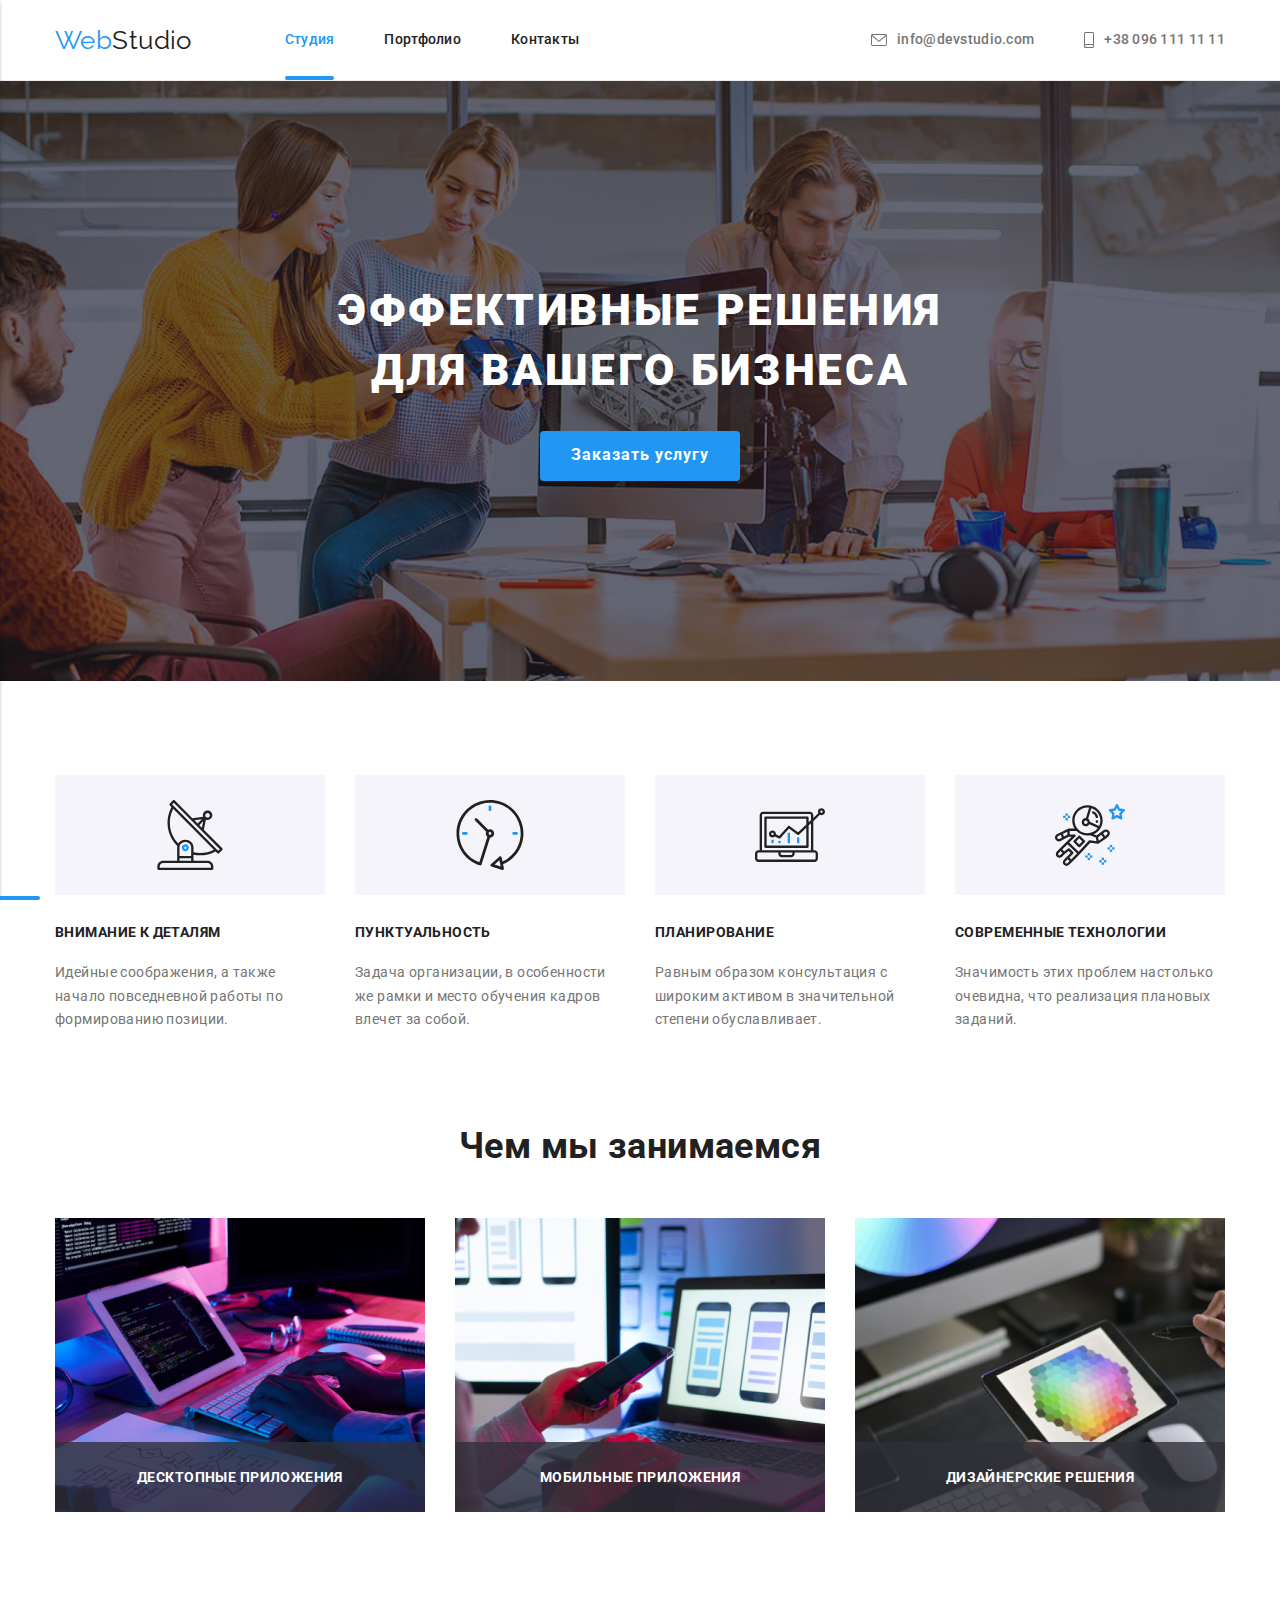
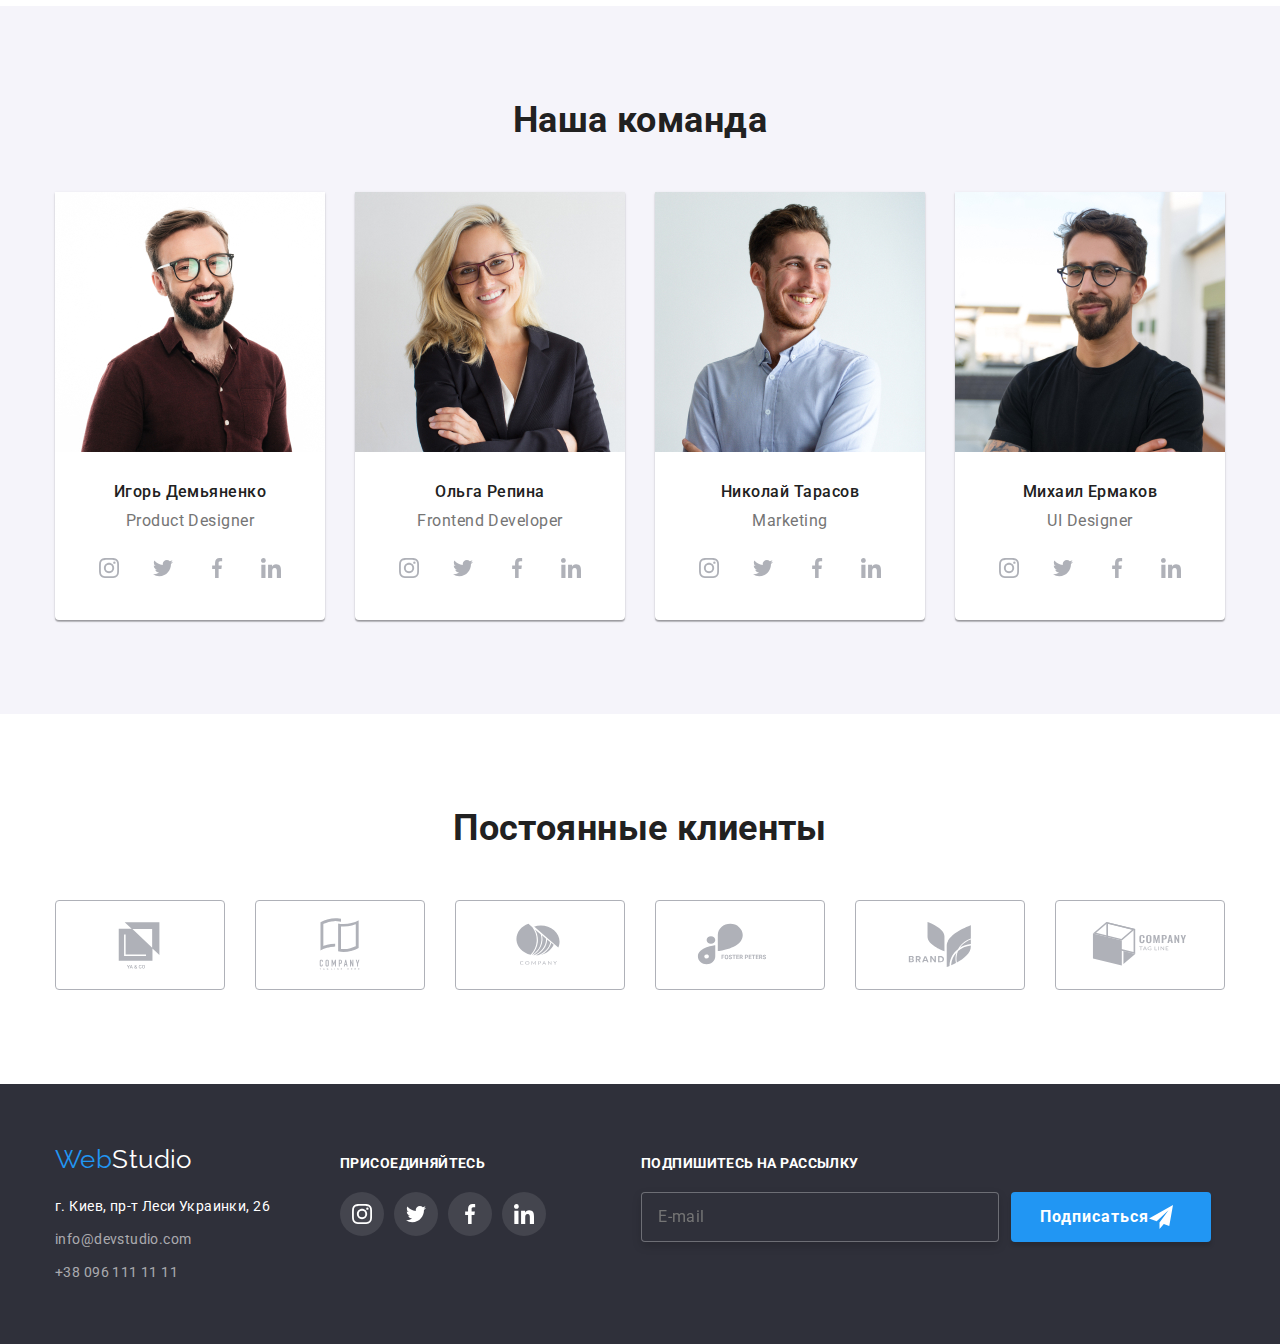
<file: index.html>
<!DOCTYPE html>
<html lang="ru">

<head>
    <meta charset="UTF-8">
    <meta http-equiv="X-UA-Compatible" content="IE=edge">
    <meta name="viewport" content="width=device-width, initial-scale=1.0">
    <title>WebStudio</title>
    <link rel="preconnect" href="https://fonts.googleapis.com">
    <link rel="preconnect" href="https://fonts.gstatic.com" crossorigin>
    <link
        href="https://fonts.googleapis.com/css2?family=Raleway:wght@700&family=Roboto:wght@400;500;700;900&display=swap"
        rel="stylesheet">
    <link rel="stylesheet" href="css/main.min.css">
</head>

<body>
    <header class="page__header">
        <div class="container main__header">
            <nav class="main__nav">
                <a class="logo" href="./index.html">
                    <span class="logo__color">Web</span>Studio
                </a>
                <button class="mobile__menu-btn" type="button" data-menu-button>
                    <svg class="mobile__icon-btn" width="40" height="40" aria-label="Переключатель мобильного меню">
                        <use class="mobile__icon-open" href="./images/icons.svg#icon-open-burger"></use>
                        <use class="mobile__icon-close" href="./images/icons.svg#icon-close-burger"></use>
                    </svg>
                </button>
                <ul class="list nav__list">
                    <li class="nav__item"><a class="link nav__link currentpage" href="./index.html">Студия</a></li>
                    <li class="nav__item"><a class="link nav__link" href="./portfolio.html">Портфолио</a></li>
                    <li class="nav__item"><a class="link nav__link" href="">Контакты</a></li>
                </ul>
            </nav>
            <ul class="list nav__info">
                <li class="nav__item">
                    <a class="link nav__contact" href="mailto:info@devstudio.com">
                        <svg class="nav__icon" width="16px" height="12px">
                            <use href="./images/icons.svg#icon-envelope"></use>
                        </svg>
                        info@devstudio.com
                    </a>
                </li>
                <li class="nav__item">
                    <a class="link nav__contact" href="tel:+380961111111">
                        <svg class="nav__icon" width="10px" height="16px">
                            <use href="./images/icons.svg#icon-smartphone"></use>
                        </svg>
                        +38 096 111 11 11
                    </a>
                </li>
            </ul>
        </div>
    </header>

    <main>

        <!-- HERO -->
        <section class="hero">
            <div class="container">
                <h1 class="hero__title">Эффективные решения для вашего бизнеса</h1>
                <button class="hero__button" type="button" data-modal-open>Заказать услугу</button>
            </div>
        </section>

        <!-- Особенности -->
        <section class="section">
            <div class="container">
                <h2 class="hide__title">Особенности</h2>

                <ul class="list features__list">
                    <li class="features__item features__icon-antenna">
                        <h3 class="features__title">Внимание к деталям</h3>
                        <p class="features__label">Идейные соображения, а также начало повседневной работы по формированию
                            позиции.</p>
                    </li>
                    <li class="features__item features__icon-clock">
                        <h3 class="features__title">Пунктуальность</h3>
                        <p class="features__label">Задача организации, в особенности же рамки и место обучения кадров
                            влечет за собой.</p>
                    </li>
                    <li class="features__item features__icon-diagram">
                        <h3 class="features__title">Планирование</h3>
                        <p class="features__label">Равным образом консультация с широким активом в значительной степени
                            обуславливает.</p>
                    </li>
                    <li class="features__item features__icon-astronaut">
                        <h3 class="features__title">Современные технологии</h3>
                        <p class="features__label">Значимость этих проблем настолько очевидна, что реализация плановых
                            заданий.</p>
                    </li>
                </ul>
            </div>
        </section>

        <!-- Чем мы занимаемся -->
        <section class="section description__section">
            <div class="container">
                <h2 class="section__title title--description">Чем мы занимаемся</h2>
                <ul class="list description__list">
                    <li class="description__item">
                        <picture>
                            <source
                                srcset="./images/desktop/description/coding-desktop.jpg 1x, ./images/desktop//description/coding2x-desktop.jpg 2x"
                                media="(min-width: 1200px)">
                            <img src="./images/desktop/description/coding-desktop.jpg" alt="Кодировка">
                        </picture>
                        <div class="description__block">
                            <p class="description__label">Десктопные приложения</p>
                        </div>
                    </li>
                    <li class="description__item">
                        <picture>
                            <source
                                srcset="./images/desktop/description/phone-desktop.jpg 1x, ./images/desktop//description/phone2x-desktop.jpg 2x"
                                media="(min-width: 1200px)">
                            <img src="./images/desktop/description/phone-desktop.jpg" alt="Телефон">
                        </picture>
                        <div class="description__block">
                            <p class="description__label">Мобильные приложения</p>
                        </div>
                    </li>
                    <li class="description__item">
                        <picture>
                            <source
                                srcset="./images/desktop/description/tablet-desktop.jpg 1x, ./images/desktop//description/tablet2x-desktop.jpg 2x"
                                media="(min-width: 1200px)">
                            <img src="./images/desktop/description/tablet-desktop.jpg" alt="Планшет">
                        </picture>
                        <div class="description__block">
                            <p class="description__label">Дизайнерские решения</p>
                        </div>
                    </li>
                </ul>
            </div>
        </section>

        <!-- Наша команда -->
        <section class="section ourteam">
            <div class="container">
                <h2 class="section__title">Наша команда</h2>
                <ul class="list team__list">
                    <li class="team__item">
                        <picture>
                            <source
                                srcset="./images/desktop/team/Product-Designer-desktop.jpg 1x, ./images/desktop/team/Product-Designer2x-desktop.jpg 2x"
                                media="(min-width: 1200px)">
                            <source
                                srcset="./images/tablet/team/Product-Designer-tablet.jpg 1x, ./images/tablet/team/Product-Designer2x-tablet.jpg 2x"
                                media="(min-width: 768px)">
                            <source
                                srcset="./images/mobile/team/Product-Designer-mobile.jpg 1x, ./images/mobile/team/Product-Designer2x-mobile.jpg 2x"
                                media="(max-width: 767px)">
                            <img src="./images/desktop/team/Product-Designer-desktop.jpg" alt="Игорь Демьяненко">
                        </picture>
                        <div class="team__layout">
                            <h3 class="team__name">Игорь Демьяненко</h3>
                            <p class="team__description">Product Designer</p>
                            <ul class="list society">
                                <li class="society__list">
                                    <a class="society__link" target="_blank" rel="noopener noreferrer" href="#">
                                        <svg width="20px" height="20px">
                                            <use href="./images/icons.svg#icon-instagram"></use>
                                        </svg>
                                    </a>
                                </li>
                                <li class="society__list">
                                    <a class="society__link" target="_blank" rel="noopener noreferrer" href="#">
                                        <svg width="20px" height="20px">
                                            <use href="./images/icons.svg#icon-twitter"></use>
                                        </svg>
                                    </a>
                                </li>
                                <li class="society__list">
                                    <a class="society__link" target="_blank" rel="noopener noreferrer" href="#">
                                        <svg width="20px" height="20px">
                                            <use href="./images/icons.svg#icon-facebook"></use>
                                        </svg>
                                    </a>
                                </li>
                                <li class="society__list">
                                    <a class="society__link" target="_blank" rel="noopener noreferrer" href="#">
                                        <svg width="20px" height="20px">
                                            <use href="./images/icons.svg#icon-linkedin"></use>
                                        </svg>
                                    </a>
                                </li>
                            </ul>
                        </div>
                    </li>
                    <li class="team__item">
                        <picture>
                            <source
                                srcset="./images/desktop/team/Frontend-Developer-desktop.jpg 1x, ./images/desktop/team/Frontend-Developer2x-desktop.jpg 2x"
                                media="(min-width: 1200px)">
                            <source
                                srcset="./images/tablet/team/Frontend-Developer-tablet.jpg 1x, ./images/tablet/team/Frontend-Developer2x-tablet.jpg 2x"
                                media="(min-width: 768px)">
                            <source
                                srcset="./images/mobile/team/Frontend-Developer-mobile.jpg 1x, ./images/mobile/team/Frontend-Developer2x-mobile.jpg 2x"
                                media="(max-width: 767px)">
                            <img src="./images/desktop/team/Frontend-Developer-desktop.jpg" alt="Ольга Репина">
                        </picture>
                        <div class="team__layout">
                            <h3 class="team__name">Ольга Репина</h3>
                            <p class="team__description">Frontend Developer</p>
                            <ul class="list society">
                                <li class="society__list">
                                    <a class="society__link" target="_blank" rel="noopener noreferrer" href="#">
                                        <svg width="20px" height="20px">
                                            <use href="./images/icons.svg#icon-instagram"></use>
                                        </svg>
                                    </a>
                                </li>
                                <li class="society__list">
                                    <a class="society__link" target="_blank" rel="noopener noreferrer" href="#">
                                        <svg width="20px" height="20px">
                                            <use href="./images/icons.svg#icon-twitter"></use>
                                        </svg>
                                    </a>
                                </li>
                                <li class="society__list">
                                    <a class="society__link" target="_blank" rel="noopener noreferrer" href="#">
                                        <svg width="20px" height="20px">
                                            <use href="./images/icons.svg#icon-facebook"></use>
                                        </svg>
                                    </a>
                                </li>
                                <li class="society__list">
                                    <a class="society__link" target="_blank" rel="noopener noreferrer" href="#">
                                        <svg width="20px" height="20px">
                                            <use href="./images/icons.svg#icon-linkedin"></use>
                                        </svg>
                                    </a>
                                </li>
                            </ul>
                        </div>
                    </li>
                    <li class="team__item">
                        <picture>
                            <source
                                srcset="./images/desktop/team/Marketing-desktop.jpg 1x, ./images/desktop/team/Marketing2x-desktop.jpg 2x"
                                media="(min-width: 1200px)">
                            <source
                                srcset="./images/tablet/team/Marketing-tablet.jpg 1x, ./images/tablet/team/Marketing2x-tablet.jpg 2x"
                                media="(min-width: 768px)">
                            <source
                                srcset="./images/mobile/team/Marketing-mobile.jpg 1x, ./images/mobile/team/Marketing2x-mobile.jpg 2x"
                                media="(max-width: 767px)">
                            <img src="./images/desktop/team/Marketing-mobile-desktop.jpg" alt="Николай Тарасов">
                        </picture>
                        <div class="team__layout">
                            <h3 class="team__name">Николай Тарасов</h3>
                            <p class="team__description">Marketing</p>
                            <ul class="list society">
                                <li class="society__list">
                                    <a class="society__link" target="_blank" rel="noopener noreferrer" href="#">
                                        <svg width="20px" height="20px">
                                            <use href="./images/icons.svg#icon-instagram"></use>
                                        </svg>
                                    </a>
                                </li>
                                <li class="society__list">
                                    <a class="society__link" target="_blank" rel="noopener noreferrer" href="#">
                                        <svg width="20px" height="20px">
                                            <use href="./images/icons.svg#icon-twitter"></use>
                                        </svg>
                                    </a>
                                </li>
                                <li class="society__list">
                                    <a class="society__link" target="_blank" rel="noopener noreferrer" href="#">
                                        <svg width="20px" height="20px">
                                            <use href="./images/icons.svg#icon-facebook"></use>
                                        </svg>
                                    </a>
                                </li>
                                <li class="society__list">
                                    <a class="society__link" target="_blank" rel="noopener noreferrer" href="#">
                                        <svg width="20px" height="20px">
                                            <use href="./images/icons.svg#icon-linkedin"></use>
                                        </svg>
                                    </a>
                                </li>
                            </ul>
                        </div>
                    </li>
                    <li class="team__item">
                        <picture>
                            <source srcset="./images/desktop/team/UI-Designer-desktop.jpg 1x, ./images/desktop/team/UI-Designer2x-desktop.jpg 2x"
                                media="(min-width: 1200px)">
                            <source srcset="./images/tablet/team/UI-Designer-tablet.jpg 1x, ./images/tablet/team/UI-Designer2x-tablet.jpg 2x"
                                media="(min-width: 768px)">
                            <source srcset="./images/mobile/team/UI-Designer-mobile.jpg 1x, ./images/mobile/team/UI-Designer2x-mobile.jpg 2x"
                                media="(max-width: 767px)">
                            <img src="./images/desktop/team/UI-Designer-desktop.jpg" alt="Михаил Ермаков">
                        </picture>
                        <div class="team__layout">
                            <h3 class="team__name">Михаил Ермаков</h3>
                            <p class="team__description">UI Designer</p>
                            <ul class="list society">
                                <li class="society__list">
                                    <a class="society__link" target="_blank" rel="noopener noreferrer" href="#">
                                        <svg width="20px" height="20px">
                                            <use href="./images/icons.svg#icon-instagram"></use>
                                        </svg>
                                    </a>
                                </li>
                                <li class="society__list">
                                    <a class="society__link" target="_blank" rel="noopener noreferrer" href="#">
                                        <svg width="20px" height="20px">
                                            <use href="./images/icons.svg#icon-twitter"></use>
                                        </svg>
                                    </a>
                                </li>
                                <li class="society__list">
                                    <a class="society__link" target="_blank" rel="noopener noreferrer" href="#">
                                        <svg width="20px" height="20px">
                                            <use href="./images/icons.svg#icon-facebook"></use>
                                        </svg>
                                    </a>
                                </li>
                                <li class="society__list">
                                    <a class="society__link" target="_blank" rel="noopener noreferrer" href="#">
                                        <svg width="20px" height="20px">
                                            <use href="./images/icons.svg#icon-linkedin"></use>
                                        </svg>
                                    </a>
                                </li>
                            </ul>
                        </div>
                    </li>
                </ul>
            </div>
        </section>

        <!-- Постоянные клиенты -->
        <section class="section">
            <div class="container">
                <h2 class="section__title">Постоянные клиенты</h2>
                <ul class="list clients__list">
                    <li class="clients__item">
                        <a class="clients__link" href="">
                            <svg width="106px" height="60px">
                                <use href="./images/icons.svg#icon-logo-1"></use>
                            </svg>
                        </a>
                    </li>
                    <li class="clients__item">
                        <a href="#" class="clients__link">
                            <svg width="106px" height="60px">
                                <use href="./images/icons.svg#icon-logo-2"></use>
                            </svg>
                        </a>
                    </li>
                    <li class="clients__item">
                        <a href="#" class="clients__link">
                            <svg width="106" height="60">
                                <use href="./images/icons.svg#icon-logo-3"></use>
                            </svg>
                        </a>
                    </li>
                    <li class="clients__item">
                        <a href="#" class="clients__link">
                            <svg width="106px" height="60px">
                                <use href="./images/icons.svg#icon-logo-4"></use>
                            </svg>
                        </a>
                    </li>
                    <li class="clients__item">
                        <a href="#" class="clients__link">
                            <svg width="106px" height="60px">
                                <use href="./images/icons.svg#icon-logo-5"></use>
                            </svg>
                        </a>
                    </li>
                    <li class="clients__item">
                        <a href="#" class="clients__link">
                            <svg width="106px" height="60px">
                                <use href="./images/icons.svg#icon-logo-6"></use>
                            </svg>
                        </a>
                    </li>
                </ul>
            </div>
        </section>
    </main>

    <footer class="footer">
        <div class="container footer__layer">
            <div class="footer__info">
                <a class="logo footer__logo" href="./index.html">
                    <span class="logo__color">Web</span>Studio
                </a>
                <address>
                    <ul class="list">
                        <li class="footer__item">
                            <a class="link footer_link-address" href="#">г. Киев, пр-т Леси Украинки,
                                26</a></li>
                        <li class="footer__item">
                            <a class="link footer_link-mail"
                                href="mailto:info@devstudio.com">info@devstudio.com</a>
                        </li>
                        <li class="footer__item">
                            <a class="link footer_link-tel" href="tel:+380961111111">+38 096 111 11
                                11</a></li>
                    </ul>
                </address>
            </div>
            <div class="footer__connect">
                <h3 class="footer__title">присоединяйтесь</h3>
                <ul class="list footer__list">
                    <li class="society__list">
                        <a class="society__link society__link--color" target="_blank" rel="noopener noreferrer" href="#">
                            <svg width="20px" height="20px">
                                <use href="./images/icons.svg#icon-instagram"></use>
                            </svg>
                        </a>
                    </li>
                    <li class="society__list">
                        <a class="society__link society__link--color" target="blank" rel="noopener noreferrer" href="#">
                            <svg width="20px" height="20px">
                                <use href="./images/icons.svg#icon-twitter"></use>
                            </svg>
                        </a>
                    </li>
                    <li class="society__list">
                        <a class="society__link society__link--color" target="blank" rel="noopener noreferrer" href="#">
                            <svg width="20px" height="20px">
                                <use href="./images/icons.svg#icon-facebook"></use>
                            </svg>
                        </a>
                    </li>
                    <li class="society__list">
                        <a class="society__link society__link--color" target="blank" rel="noopener noreferrer" href="#">
                            <svg width="20px" height="20px">
                                <use href="./images/icons.svg#icon-linkedin"></use>
                            </svg>
                        </a>
                    </li>
                </ul>
            </div>
            <div class="footer__subscribe">
                <h3 class="footer__title">Подпишитесь на рассылку</h3>
                <form class="footer__form">
                    <input class="footer__form-input" type="email" name="email" placeholder="E-mail">
                    <button class="footer__subscribe-button" type="button">
                        Подписаться
                        <svg class="footer__subscribe-icon" width="24" height="24">
                            <use href="./images/icons.svg#icon-telegram"></use>
                        </svg>
                    </button>
                </form>
            </div>
        </div>
    </footer>

    <div class="backdrop is-hidden" data-modal>
        <div class="modal">
            <button class="modal__icon-close" data-modal-close aria-label="закрыть">
                <svg width="18px" height="18px">
                    <use href="./images/icons.svg#modal-close"></use>
                </svg>
            </button>
            <strong class="modal__title" >Оставьте свои данные, мы вам перезвоним</strong>
            <form class="modal__form">
                <div class="modal__form-field">
                    <label class="modal__form-title" for="name">Имя</label>
                    <input class="modal__form-input" type="text" name="name" id="name" autofocus placeholder=" ">
                    <svg class="modal__form-icon" width="18" height="18">
                        <use href="./images/icons.svg#icon-person"></use>
                    </svg>
                </div>
                <div class="modal__form-field">
                    <label class="modal__form-title" for="phone">Телефон</label>
                    <input class="modal__form-input" type="tel" name="phone" id="phone" placeholder=" ">
                    <svg class="modal__form-icon" width="18" height="18">
                        <use href="./images/icons.svg#icon-phone"></use>
                    </svg>
                </div>
                <div class="modal__form-field">
                    <label class="modal__form-title" for="email">Почта</label>
                    <input class="modal__form-input" type="email" name="email" id="email" placeholder=" ">
                    <svg class="modal__form-icon" width="18" height="18">
                        <use href="./images/icons.svg#icon-email"></use>
                    </svg>
                </div>
                <div class="modal__form-field">
                    <label class="modal__form-title" for="comments">Комментарий</label>
                    <textarea class="modal__form-comments" name="comments" id="comments" rows="10" placeholder="Введите текст"></textarea>
                </div>
                <label class="modal__checkbox">
                    <input class="modal__checkbox-input" id="user-checkbox" type="checkbox">
                    <svg class="modal__checkbox-icon" width="16" height="15">
                        <use href="./images/icons.svg#icon-checkbox"></use>
                    </svg>
                    <span class="modal__checkbox-text">Соглашаюсь с рассылкой и принимаю <a class="modal__checkbox-contract" href="#">Условия договора</a></span>
                </label>
                <button class="modal__button" type="submit">Отправить</button>
            </form>
        </div>
    </div>

    <div class="mobile__menu" data-menu>
        <ul class="list">
            <li class="mobile__nav-item"><a class="link mobile__nav-link currentpage" href="./index.html">Студия</a></li>
            <li class="mobile__nav-item"><a class="link mobile__nav-link" href="./portfolio.html">Портфолио</a></li>
            <li class="mobile__nav-item"><a class="link mobile__nav-link" href="">Контакты</a></li>
        </ul>
        <ul class="list mobile__info-list">
            <li class="mobile__info-item"><a id="info-link-color" class="link mobile__info-link"
                    href="mailto:info@devstudio.com">info@devstudio.com</a></li>
            <li class="mobile__info-item"><a class="link mobile__info-link" href="tel:+380961111111">+38 096 111 11 11</a>
            </li>
        </ul>
        <ul class="list mobile__society-list">
            <li class="mobile__society-item"><a class="link mobile__society-link" href="#">Instagram</a></li>
            <li class="mobile__society-item">
                <a class="link mobile__society-link" href="#">Twitter</a>
            </li>
            <li class="mobile__society-item">
                <a class="link mobile__society-link" href="#">Facebook</a>
            </li>
            <li class="mobile__society-item">
                <a class="link mobile__society-link" href="#">Linkedin</a>
            </li>
        </ul>
    </div>

        <script src="./js/modal.js"></script>
        <script src="./js/menu.js"></script>
</body>

</html>
</file>
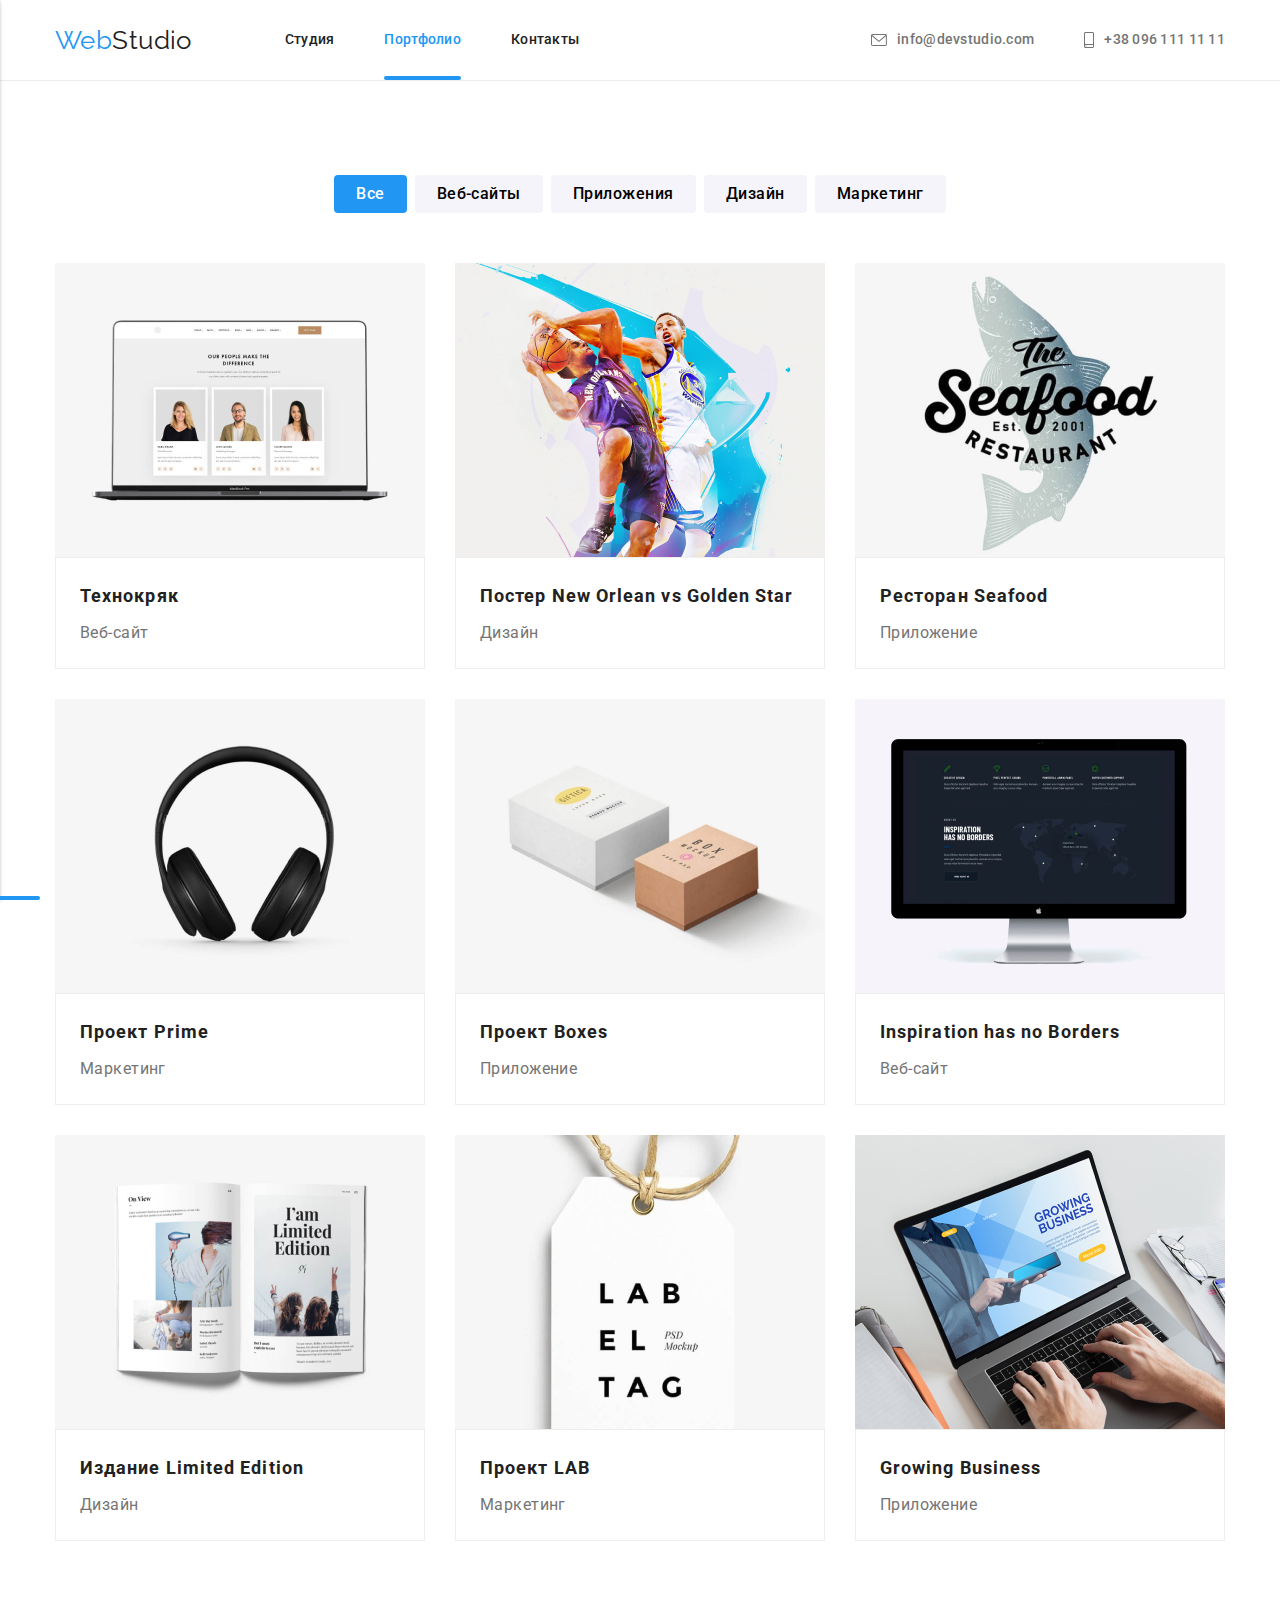
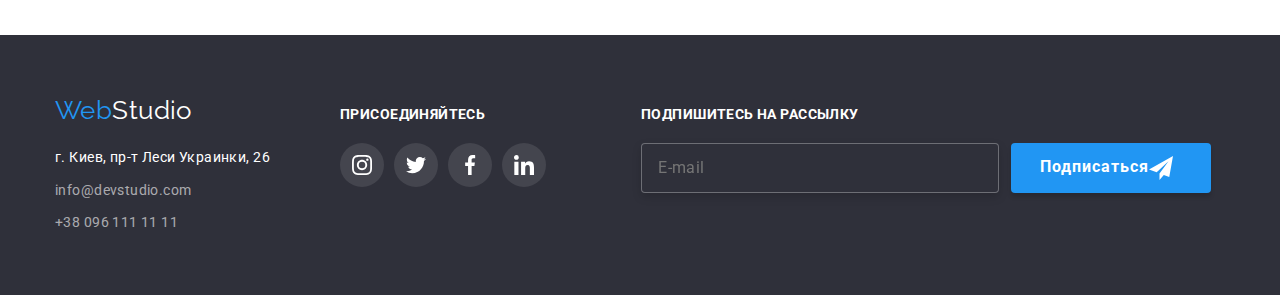
<file: portfolio.html>
<!DOCTYPE html>
<html lang="ru">
<head>
    <meta charset="UTF-8">
    <meta http-equiv="X-UA-Compatible" content="IE=edge">
    <meta name="viewport" content="width=device-width, initial-scale=1.0">
    <title>WebStudio</title>
    <link rel="preconnect" href="https://fonts.googleapis.com">
    <link rel="preconnect" href="https://fonts.gstatic.com" crossorigin>
    <link href="https://fonts.googleapis.com/css2?family=Raleway:wght@700&family=Roboto:wght@400;500;700;900&display=swap" rel="stylesheet">
    <link rel="stylesheet" href="css/main.min.css">
</head>
<body>
    <header class="page__header">
        <div class="container main__header">
            <nav class="main__nav">
                <a class="logo" href="./index.html">
                    <span class="logo__color">Web</span>Studio
                </a>
                <button class="mobile__menu-btn" type="button" data-menu-button>
                    <svg class="mobile__icon-btn" width="40" height="40" aria-label="Переключатель мобильного меню">
                        <use class="mobile__icon-open" href="./images/icons.svg#icon-open-burger"></use>
                        <use class="mobile__icon-close" href="./images/icons.svg#icon-close-burger"></use>
                    </svg>
                </button>
                <ul class="list nav__list">
                    <li class="nav__item"><a class="link nav__link" href="./index.html">Студия</a></li>
                    <li class="nav__item"><a class="link nav__link currentpage" href="./portfolio.html">Портфолио</a></li>
                    <li class="nav__item"><a class="link nav__link" href="">Контакты</a></li>
                </ul>
            </nav>
            <ul class="list nav__info">
                <li class="nav__item">
                    <a class="link nav__contact" href="mailto:info@devstudio.com">
                        <svg class="nav__icon" width="16px" height="12px">
                            <use href="./images/icons.svg#icon-envelope"></use>
                        </svg>
                        info@devstudio.com
                    </a>
                </li>
                <li class="nav__item">
                    <a class="link nav__contact" href="tel:+380961111111">
                        <svg class="nav__icon" width="10px" height="16px">
                            <use href="./images/icons.svg#icon-smartphone"></use>
                        </svg>
                        +38 096 111 11 11
                    </a>
                </li>
            </ul>
        </div>
    </header>

    <main>
        <!-- Filter -->
        <section class="section filter">
            <div class="container">
                <h1  class="hide__title">Портфолио</h1> <!-- для accessibility. нужно будет спрятать -->
                <ul class="list filter__list">
                    <li class="filter__item">
                        <button class="filter__button-active" type="button">Все</button>
                    </li>
                    <li class="filter__item">
                        <button class="filter__button" type="button">Веб-сайты</button>
                    </li>
                    <li class="filter__item">
                        <button class="filter__button" type="button">Приложения</button>
                    </li>
                    <li class="filter__item">
                        <button class="filter__button" type="button">Дизайн</button>
                    </li>
                    <li class="filter__item">
                        <button class="filter__button" type="button">Маркетинг</button>
                    </li>
                </ul>
                <!-- Portfolio -->
                <ul class="list portfolio__list">
                    <li class="portfolio__item">
                        <div class="portfolio__thumb">
                            <picture>
                                <source
                                    srcset="./images/desktop/portfolio/Technokryak-desktop.jpg 1x, ./images/desktop/portfolio/Technokryak2x-desktop.jpg 2x"
                                    media="(min-width: 1200px)">
                                <source
                                    srcset="./images/tablet/portfolio/Technokryak-tablet.jpg 1x, ./images/tablet/portfolio/Technokryak2x-tablet.jpg 2x"
                                    media="(min-width: 768px)">
                                <source
                                    srcset="./images/mobile/portfolio/Technokryak-mobile.jpg 1x, ./images/mobile/portfolio/Technokryak2x-mobile.jpg 2x"
                                    media="(max-width: 767px)">
                                <img src="./images/desktop/portfolio/Technokryak-desktop.jpg" alt="Ноутбук">
                            </picture>
                            <div class="portfolio__overlay">
                                <p class="portfolio__label">Ресурс предлагает комплексные предложения с разным уровнем функционала и сервисов. Все это позволит посетителю получить
                                исчерпывающие сведения о компании или частном лице.</p>
                            </div>
                        </div>
                        <div class="portfolio__frame">
                            <h2 class="portfolio__title">Технокряк</h2>
                            <p class="portfolio__description">Веб-сайт</p>
                        </div>
                    </li>
                    <li class="portfolio__item">
                        <div class="portfolio__thumb">
                            <picture>
                                <source
                                    srcset="./images/desktop/portfolio/New-Orlean-vs-Golden-Star-desktop.jpg 1x, ./images/desktop/portfolio/New-Orlean-vs-Golden-Star2x-desktop.jpg 2x"
                                    media="(min-width: 1200px)">
                                <source
                                    srcset="./images/tablet/portfolio/New-Orlean-vs-Golden-Star-tablet.jpg 1x, ./images/tablet/portfolio/New-Orlean-vs-Golden-Star2x-tablet.jpg 2x"
                                    media="(min-width: 768px)">
                                <source
                                    srcset="./images/mobile/portfolio/New-Orlean-vs-Golden-Star-mobile.jpg 1x, ./images/mobile/portfolio/New-Orlean-vs-Golden-Star2x-mobile.jpg 2x"
                                    media="(max-width: 767px)">
                                <img src="./images/desktop/portfolio/New-Orlean-vs-Golden-Star-desktop.jpg" alt="Баскетбол">
                            </picture>
                            <div class="portfolio__overlay">
                                <p class="portfolio__label">Ресурс предлагает комплексные предложения с разным уровнем функционала и сервисов. Все это позволит посетителю получить
                                исчерпывающие сведения о компании или частном лице.</p>
                            </div>
                        </div>
                        <div class="portfolio__frame">
                            <h2 class="portfolio__title">Постер New Orlean vs Golden Star</h2>
                            <p class="portfolio__description">Дизайн</p>
                        </div>
                    </li>
                    <li class="portfolio__item">
                        <div class="portfolio__thumb">
                            <picture>
                                <source
                                    srcset="./images/desktop/portfolio/Seafood-desktop.jpg 1x, ./images/desktop/portfolio/Seafood2x-desktop.jpg 2x"
                                    media="(min-width: 1200px)">
                                <source
                                    srcset="./images/tablet/portfolio/Seafood-tablet.jpg 1x, ./images/tablet/portfolio/Seafood2x-tablet.jpg 2x"
                                    media="(min-width: 768px)">
                                <source
                                    srcset="./images/mobile/portfolio/Seafood-mobile.jpg 1x, ./images/mobile/portfolio/Seafood2x-mobile.jpg 2x"
                                    media="(max-width: 767px)">
                                <img src="./images/desktop/portfolio/Seafood-desktop.jpg" alt="Логотип">
                            </picture>
                            <div class="portfolio__overlay">
                                <p class="portfolio__label">Ресурс предлагает комплексные предложения с разным уровнем функционала и сервисов. Все это позволит посетителю получить
                                исчерпывающие сведения о компании или частном лице.</p>
                            </div>
                        </div>
                        <div class="portfolio__frame">
                            <h2 class="portfolio__title">Ресторан Seafood</h2>
                            <p class="portfolio__description">Приложение</p>
                        </div>
                    </li>
                    <li class="portfolio__item">
                        <div class="portfolio__thumb">
                            <picture>
                                <source
                                    srcset="./images/desktop/portfolio/Prime-desktop.jpg 1x, ./images/desktop/portfolio/Prime2x-desktop.jpg 2x"
                                    media="(min-width: 1200px)">
                                <source
                                    srcset="./images/tablet/portfolio/Prime-tablet.jpg 1x, ./images/tablet/portfolio/Prime2x-tablet.jpg 2x"
                                    media="(min-width: 768px)">
                                <source
                                    srcset="./images/mobile/portfolio/Prime-mobile.jpg 1x, ./images/mobile/portfolio/Prime2x-mobile.jpg 2x"
                                    media="(max-width: 767px)">
                                <img src="./images/desktop/portfolio/Prime-desktop.jpg" alt="Наушники">
                            </picture>
                            <div class="portfolio__overlay">
                                <p class="portfolio__label">Ресурс предлагает комплексные предложения с разным уровнем функционала и сервисов. Все это позволит посетителю получить
                                исчерпывающие сведения о компании или частном лице.</p>
                            </div>
                        </div>
                        <div class="portfolio__frame">
                            <h2 class="portfolio__title">Проект Prime</h2>
                            <p class="portfolio__description">Маркетинг</p>
                        </div>
                    </li>
                    <li class="portfolio__item">
                        <div class="portfolio__thumb">
                            <picture>
                                <source
                                    srcset="./images/desktop/portfolio/Boxes-desktop.jpg 1x, ./images/desktop/portfolio/Boxes2x-desktop.jpg 2x"
                                    media="(min-width: 1200px)">
                                <source
                                    srcset="./images/tablet/portfolio/Boxes-tablet.jpg 1x, ./images/tablet/portfolio/Boxes2x-tablet.jpg 2x"
                                    media="(min-width: 768px)">
                                <source
                                    srcset="./images/mobile/portfolio/Boxes-mobile.jpg 1x, ./images/mobile/portfolio/Boxes2x-mobile.jpg 2x"
                                    media="(max-width: 767px)">
                                <img src="./images/desktop/portfolio/Boxes-desktop.jpg" alt="Коробки">
                            </picture>
                            <div class="portfolio__overlay">
                                <p class="portfolio__label">Ресурс предлагает комплексные предложения с разным уровнем функционала и сервисов. Все это позволит посетителю получить
                                исчерпывающие сведения о компании или частном лице.</p>
                            </div>
                        </div>
                        <div class="portfolio__frame">
                            <h2 class="portfolio__title">Проект Boxes</h2>
                            <p class="portfolio__description">Приложение</p>
                        </div>
                    </li>
                    <li class="portfolio__item">
                        <div class="portfolio__thumb">
                            <picture>
                                <source
                                    srcset="./images/desktop/portfolio/Inspiration-has-no-Borders-desktop.jpg 1x, ./images/desktop/portfolio/Inspiration-has-no-Borders2x-desktop.jpg 2x"
                                    media="(min-width: 1200px)">
                                <source
                                    srcset="./images/tablet/portfolio/Inspiration-has-no-Borders-tablet.jpg 1x, ./images/tablet/portfolio/Inspiration-has-no-Borders2x-tablet.jpg 2x"
                                    media="(min-width: 768px)">
                                <source
                                    srcset="./images/mobile/portfolio/Inspiration-has-no-Borders-mobile.jpg 1x, ./images/mobile/portfolio/Inspiration-has-no-Borders2x-mobile.jpg 2x"
                                    media="(max-width: 767px)">
                                <img src="./images/desktop/portfolio/Inspiration-has-no-Borders-desktop.jpg" alt="Монитор">
                            </picture>
                            <div class="portfolio__overlay">
                                <p class="portfolio__label">Ресурс предлагает комплексные предложения с разным уровнем функционала и сервисов. Все это позволит посетителю получить
                                исчерпывающие сведения о компании или частном лице.</p>
                            </div>
                        </div>
                        <div class="portfolio__frame">
                            <h2 class="portfolio__title">Inspiration has no Borders</h2>
                            <p class="portfolio__description">Веб-сайт</p>
                        </div>
                    </li>
                    <li class="portfolio__item">
                        <div class="portfolio__thumb">
                            <picture>
                                <source
                                    srcset="./images/desktop/portfolio/Limited-Edition-desktop.jpg 1x, ./images/desktop/portfolio/Limited-Edition2x-desktop.jpg 2x"
                                    media="(min-width: 1200px)">
                                <source
                                    srcset="./images/tablet/portfolio/Limited-Edition-tablet.jpg 1x, ./images/tablet/portfolio/Limited-Edition2x-tablet.jpg 2x"
                                    media="(min-width: 768px)">
                                <source
                                    srcset="./images/mobile/portfolio/Limited-Edition-mobile.jpg 1x, ./images/mobile/portfolio/Limited-Edition2x-mobile.jpg 2x"
                                    media="(max-width: 767px)">
                                <img src="./images/desktop/portfolio/Limited-Edition-desktop.jpg" alt="Книга">
                            </picture>
                            <div class="portfolio__overlay">
                                <p class="portfolio__label">Ресурс предлагает комплексные предложения с разным уровнем функционала и сервисов. Все это позволит посетителю получить
                                исчерпывающие сведения о компании или частном лице.</p>
                            </div>
                        </div>
                        <div class="portfolio__frame">
                            <h2 class="portfolio__title">Издание Limited Edition</h2>
                            <p class="portfolio__description">Дизайн</p>
                        </div>
                    </li>
                    <li class="portfolio__item">
                        <div class="portfolio__thumb">
                            <picture>
                                <source
                                    srcset="./images/desktop/portfolio/LAB-desktop.jpg 1x, ./images/desktop/portfolio/LAB2x-desktop.jpg 2x"
                                    media="(min-width: 1200px)">
                                <source
                                    srcset="./images/tablet/portfolio/LAB-tablet.jpg 1x, ./images/tablet/portfolio/LAB2x-tablet.jpg 2x"
                                    media="(min-width: 768px)">
                                <source
                                    srcset="./images/mobile/portfolio/LAB-mobile.jpg 1x, ./images/mobile/portfolio/LAB2x-mobile.jpg 2x"
                                    media="(max-width: 767px)">
                                <img src="./images/desktop/portfolio/LAB-desktop.jpg" alt="Логотип">
                            </picture>
                            <div class="portfolio__overlay">
                                <p class="portfolio__label">Ресурс предлагает комплексные предложения с разным уровнем функционала и сервисов. Все это позволит посетителю получить
                                исчерпывающие сведения о компании или частном лице.</p>
                            </div>
                        </div>
                        <div class="portfolio__frame">
                            <h2 class="portfolio__title">Проект LAB</h2>
                            <p class="portfolio__description">Маркетинг</p>
                        </div>
                    </li>
                    <li class="portfolio__item">
                        <div class="portfolio__thumb">
                            <picture>
                                <source
                                    srcset="./images/desktop/portfolio/Growing-Business-desktop.jpg 1x, ./images/desktop/portfolio/Growing-Business2x-desktop.jpg 2x"
                                    media="(min-width: 1200px)">
                                <source
                                    srcset="./images/tablet/portfolio/Growing-Business-tablet.jpg 1x, ./images/tablet/portfolio/Growing-Business2x-tablet.jpg 2x"
                                    media="(min-width: 768px)">
                                <source
                                    srcset="./images/mobile/portfolio/Growing-Business-mobile.jpg 1x, ./images/mobile/portfolio/Growing-Business2x-mobile.jpg 2x"
                                    media="(max-width: 767px)">
                                <img src="./images/desktop/portfolio/Growing-Business-desktop.jpg" alt="Ноутбук">
                            </picture>
                            <div class="portfolio__overlay">
                                <p class="portfolio__label">Ресурс предлагает комплексные предложения с разным уровнем функционала и сервисов. Все это позволит посетителю получить
                                исчерпывающие сведения о компании или частном лице.</p>
                            </div>
                        </div>
                        <div class="portfolio__frame">
                            <h2 class="portfolio__title">Growing Business</h2>
                            <p class="portfolio__description">Приложение</p>
                        </div>
                    </li>
                </ul>
            </div>
        </section>
    </main>

    <footer class="footer">
        <div class="container footer__layer">
            <div class="footer__info">
                <a class="logo footer__logo" href="./index.html">
                    <span class="logo__color">Web</span>Studio
                </a>
                <address>
                    <ul class="list">
                        <li class="footer__item">
                            <a class="link footer_link-address" href="#">г. Киев, пр-т Леси Украинки,
                                26</a>
                        </li>
                        <li class="footer__item">
                            <a class="link footer_link-mail" href="mailto:info@devstudio.com">info@devstudio.com</a>
                        </li>
                        <li class="footer__item">
                            <a class="link footer_link-tel" href="tel:+380961111111">+38 096 111 11
                                11</a>
                        </li>
                    </ul>
                </address>
            </div>
            <div class="footer__connect">
                <h3 class="footer__title">присоединяйтесь</h3>
                <ul class="list footer__list">
                    <li class="society__list">
                        <a class="society__link society__link--color" target="_blank" rel="noopener noreferrer" href="#">
                            <svg width="20px" height="20px">
                                <use href="./images/icons.svg#icon-instagram"></use>
                            </svg>
                        </a>
                    </li>
                    <li class="society__list">
                        <a class="society__link society__link--color" target="blank" rel="noopener noreferrer" href="#">
                            <svg width="20px" height="20px">
                                <use href="./images/icons.svg#icon-twitter"></use>
                            </svg>
                        </a>
                    </li>
                    <li class="society__list">
                        <a class="society__link society__link--color" target="blank" rel="noopener noreferrer" href="#">
                            <svg width="20px" height="20px">
                                <use href="./images/icons.svg#icon-facebook"></use>
                            </svg>
                        </a>
                    </li>
                    <li class="society__list">
                        <a class="society__link society__link--color" target="blank" rel="noopener noreferrer" href="#">
                            <svg width="20px" height="20px">
                                <use href="./images/icons.svg#icon-linkedin"></use>
                            </svg>
                        </a>
                    </li>
                </ul>
            </div>
            <div class="footer__subscribe">
                <h3 class="footer__title">Подпишитесь на рассылку</h3>
                <form class="footer__form">
                    <input class="footer__form-input" type="email" name="email" placeholder="E-mail">
                    <button class="footer__subscribe-button" type="button">
                        Подписаться
                        <svg class="footer__subscribe-icon" width="24" height="24">
                            <use href="./images/icons.svg#icon-telegram"></use>
                        </svg>
                    </button>
                </form>
            </div>
        </div>
    </footer>

    <div class="mobile__menu" data-menu>
        <ul class="list">
            <li class="mobile__nav-item"><a class="link mobile__nav-link" href="./index.html">Студия</a></li>
            <li class="mobile__nav-item"><a class="link mobile__nav-link currentpage" href="./portfolio.html">Портфолио</a></li>
            <li class="mobile__nav-item"><a class="link mobile__nav-link" href="">Контакты</a></li>
        </ul>
        <ul class="list mobile__info-list">
            <li class="mobile__info-item"><a id="info-link-color" class="link mobile__info-link"
                    href="mailto:info@devstudio.com">info@devstudio.com</a></li>
            <li class="mobile__info-item"><a class="link mobile__info-link" href="tel:+380961111111">+38 096 111 11 11</a>
            </li>
        </ul>
        <ul class="list mobile__society-list">
            <li class="mobile__society-item"><a class="link mobile__society-link" href="#">Instagram</a></li>
            <li class="mobile__society-item">
                <a class="link mobile__society-link" href="#">Twitter</a>
            </li>
            <li class="mobile__society-item">
                <a class="link mobile__society-link" href="#">Facebook</a>
            </li>
            <li class="mobile__society-item">
                <a class="link mobile__society-link" href="#">Linkedin</a>
            </li>
        </ul>
    </div>

    <script src="./js/menu.js"></script>
</body>
</html>
</file>
<file: css/main.min.css>
:root{--primary-white-color: #fff;--primary-text-color: #212121;--secondary-text-color: #757575;--accent-color: #2196F3;--primary-font-family: Roboto, Sans-serif;--footer-color: #2F303A}/*! modern-normalize v1.1.0 | MIT License | https://github.com/sindresorhus/modern-normalize */*,::before,::after{box-sizing:border-box}html{line-height:1.15;-webkit-text-size-adjust:100%;-moz-tab-size:4;tab-size:4}body{margin:0;font-family:system-ui,-apple-system,"Segoe UI",Roboto,Helvetica,Arial,sans-serif,"Apple Color Emoji","Segoe UI Emoji"}hr{height:0;color:inherit}abbr[title]{text-decoration:underline dotted}b,strong{font-weight:bolder}code,kbd,samp,pre{font-family:ui-monospace, SFMono-Regular, Consolas, 'Liberation Mono', Menlo, monospace;font-size:1em}small{font-size:80%}sub,sup{font-size:75%;line-height:0;position:relative;vertical-align:baseline}sub{bottom:-0.25em}sup{top:-0.5em}table{text-indent:0;border-color:inherit}button,input,optgroup,select,textarea{font-family:inherit;font-size:100%;line-height:1.15;margin:0}button,select{text-transform:none}button,[type='button'],[type='reset'],[type='submit']{-webkit-appearance:button}::-moz-focus-inner{border-style:none;padding:0}:-moz-focusring{outline:1px dotted ButtonText}:-moz-ui-invalid{box-shadow:none}legend{padding:0}progress{vertical-align:baseline}::-webkit-inner-spin-button,::-webkit-outer-spin-button{height:auto}[type='search']{-webkit-appearance:textfield;outline-offset:-2px}::-webkit-search-decoration{-webkit-appearance:none}::-webkit-file-upload-button{-webkit-appearance:button;font:inherit}summary{display:list-item}body{font-family:var(--primary-font-family);font-size:14px;letter-spacing:0.03em;background-color:var(--primary-white-color);color:var(--primary-text-color)}h1,h2,h3,h4,ul,p,button{margin:0;padding:0}img{display:block;max-width:100%;height:auto}button{cursor:pointer}.section{padding-top:60px;padding-bottom:60px}@media screen and (min-width: 1200px){.section{padding-top:94px;padding-bottom:94px}}.link{text-decoration:none}.list{list-style:none}.container{width:100%;margin-left:auto;margin-right:auto;padding-left:15px;padding-right:15px}@media screen and (min-width: 480px){.container{max-width:480px}}@media screen and (min-width: 768px){.container{max-width:768px}}@media screen and (min-width: 1200px){.container{max-width:1200px}}.logo{font-family:'Raleway';font-size:26px;line-height:1.19;text-decoration:none;color:var(--primary-text-color)}.logo .logo__color{color:var(--accent-color)}.backdrop{position:fixed;top:0%;left:0;width:100%;height:100%;z-index:222;background-color:rgba(0,0,0,0.2);transition:opacity ease-in-out .3s}.backdrop.is-hidden{visibility:hidden;opacity:0;pointer-events:none;transition:0.5s}.modal{position:absolute;padding:30px;top:50%;left:50%;transform:translate(-50%, -50%);width:320px;height:581px;background-color:#fff}@media screen and (min-width: 480px){.modal{width:450px;padding:40px}}@media screen and (min-width: 1200px){.modal{width:528px}}.modal__icon-close{display:flex;position:absolute;justify-content:center;top:0;right:0;margin:8px 8px;align-items:center;width:30px;height:30px;border-radius:50%;background:var(--primary-white-color);border:1px solid rgba(0,0,0,0.1);cursor:pointer;transition:fill 250ms cubic-bezier(0.4, 0, 0.2, 1)}.modal__icon-close:focus,.modal__icon-close:hover{fill:var(--accent-color)}.modal__form{text-align:center}.modal__title{display:block;margin-bottom:12px;font-weight:700;font-size:20px;line-height:1.15;text-align:center;letter-spacing:0.03em;color:var(--primary-text-color)}.modal__form-field{display:flex;flex-direction:column;position:relative;margin-bottom:10px;text-align:left}.modal__form-field:last-of-type{margin-bottom:20px}.modal__form-title{margin-bottom:4px;font-size:12px;line-height:1.16;letter-spacing:0.01em;color:var(--secondary-text-color)}.modal__form-input{padding:12px 20px 12px 40px;width:260px;height:40px;border:1px solid rgba(33,33,33,0.2);border-radius:4px;outline:transparent;transition:border 250ms cubic-bezier(0.4, 0, 0.2, 1)}.modal__form-input:hover,.modal__form-input:focus{border:1px solid var(--accent-color)}.modal__form-input:hover+.modal__form-icon,.modal__form-input:focus+.modal__form-icon{fill:var(--accent-color)}@media screen and (min-width: 480px){.modal__form-input{width:370px}}@media screen and (min-width: 1200px){.modal__form-input{width:448px}}.modal__form-icon{position:absolute;bottom:11px;left:12px;transition:fill 250ms cubic-bezier(0.4, 0, 0.2, 1)}.modal__form-comments{padding:12px 16px 12px 16px;width:260px;height:120px;font-size:14px;line-height:1.14;letter-spacing:0.01em;resize:none;border:1px solid rgba(33,33,33,0.2);border-radius:4px;outline:transparent;transition:border 250ms cubic-bezier(0.4, 0, 0.2, 1)}.modal__form-comments:hover,.modal__form-comments:focus{border:1px solid var(--accent-color)}@media screen and (min-width: 480px){.modal__form-comments{width:370px}}@media screen and (min-width: 1200px){.modal__form-comments{width:448px}}.modal__checkbox{display:flex;align-items:center;margin-bottom:10px;font-size:14px;line-height:2;letter-spacing:0.03em;color:var(--secondary-text-color)}@media screen and (min-width: 480px){.modal__checkbox{margin-bottom:30px}}.modal__checkbox-input{appearance:none}.modal__checkbox-input:checked+.modal__checkbox-icon{outline-color:var(--accent-color);background-color:var(--accent-color)}.modal__checkbox-input:focus+.modal__checkbox-icon{outline-color:var(--accent-color)}.modal__checkbox-icon{margin-right:7px;width:15px;height:15px;outline:2px solid #212121;outline-offset:-2px;border-radius:2px}.modal__checkbox-text{font-size:12px}@media screen and (min-width: 1200px){.modal__checkbox-text{font-size:14px}}.modal__checkbox-contract{font-size:12px;text-decoration:underline;color:var(--accent-color)}@media screen and (min-width: 1200px){.modal__checkbox-contract{font-size:14px}}.modal__button{width:200px;height:50px;font-weight:700;font-size:16px;line-height:1.9;text-align:center;letter-spacing:0.06em;color:var(--primary-white-color);background-color:var(--accent-color);box-shadow:0px 4px 4px rgba(0,0,0,0.15);border:0px;border-radius:4px;cursor:pointer;transition:background-color 250ms cubic-bezier(0.4, 0, 0.2, 1)}.modal__button:hover,.modal__button:focus{background-color:#188CE8}.filter__list{margin-bottom:40px}@media screen and (min-width: 480px){.filter__list{display:flex;flex-wrap:wrap}}@media screen and (min-width: 768px){.filter__list{justify-content:center}}@media screen and (min-width: 1200px){.filter__list{justify-content:center;margin-bottom:50px}}.filter__item{margin-bottom:15px}.filter__item:last-child{margin-bottom:0}@media screen and (min-width: 480px){.filter__item{margin-bottom:15px}.filter__item:nth-child(4n){margin-bottom:0}.filter__item:not(:last-child){margin-right:8px}}@media screen and (min-width: 768px){.filter__item{margin-bottom:0}}.filter__button,.filter__button-active{width:100%;padding:6px 22px 6px 22px;font-weight:500;font-size:16px;line-height:1.625;letter-spacing:0.03em;text-align:center;border:0px;border-radius:4px;cursor:pointer;background-color:#F5F4FA;transition:color 250ms cubic-bezier(0.4, 0, 0.2, 1),background-color 250ms cubic-bezier(0.4, 0, 0.2, 1),box-shadow 250ms cubic-bezier(0.4, 0, 0.2, 1)}.filter__button:hover,.filter__button-active:hover,.filter__button:focus,.filter__button-active:focus{color:var(--primary-white-color);background-color:var(--accent-color);filter:drop-shadow(0px 4px 4px rgba(0,0,0,0.25))}.filter__button-active{color:var(--primary-white-color);background-color:var(--accent-color)}.society{display:flex;padding:0;justify-content:center;list-style:none}.society__list{display:block;content:'';margin-right:10px;border-radius:50%;cursor:pointer}.society__list:last-child{margin-right:0px}.society__link{display:flex;justify-content:center;align-items:center;width:44px;height:44px;border-radius:50%;background-color:rgba(255,255,255,0.1);fill:#AFB1B8;transition:background-color 250ms cubic-bezier(0.4, 0, 0.2, 1),fill 250ms cubic-bezier(0.4, 0, 0.2, 1)}.society__link:hover,.society__link:focus{fill:var(--primary-white-color);background-color:var(--accent-color)}.society__link--color{fill:var(--primary-white-color)}.section__title{margin-bottom:30px;font-size:36px;line-height:1.16;text-align:center}@media screen and (min-width: 1200px){.section__title{margin-bottom:50px}}.hide__title{position:absolute;white-space:nowrap;width:1px;height:1px;overflow:hidden;border:0;padding:0;clip:rect(0 0 0 0);clip-path:inset(50%);margin:-1px}.mobile__menu-btn{margin:0;padding-top:10px;padding-bottom:10px;border:none;z-index:111;background-color:transparent}@media screen and (min-width: 768px){.mobile__menu-btn{display:none}}.mobile__icon-btn:hover,.mobile__icon-btn:focus{fill:var(--accent-color)}.mobile__icon-close{display:none}.mobile__menu-btn.is-open{position:fixed;top:0;right:0;padding-right:15px}.mobile__menu-btn.is-open .mobile__icon-close{display:block}.mobile__menu-btn.is-open .mobile__icon-open{display:none}.mobile__menu{position:fixed;top:0;left:-100%;display:flex;flex-direction:column;padding:50px 20px;z-index:100;width:100%;height:100vh;background:#FFFFFF;box-shadow:0px 4px 8px rgba(0,0,0,0.04),0px 2px 4px rgba(0,0,0,0.08),0px 1px 3px rgba(0,0,0,0.16);transition:left 0.5s}.mobile__menu.is-open{left:0}@media screen and (min-width: 480px){.mobile__menu{padding:50px 40px}}.mobile__nav-item{margin-bottom:35px}.mobile__nav-item:last-child{margin-bottom:0}.mobile__nav-link{font-weight:500;font-size:40px;line-height:1.2;letter-spacing:0.02em;color:var(--primary-text-color)}.mobile__nav-link:hover,.mobile__nav-link:focus{color:var(--accent-color)}.mobile__info-list{margin-top:35px}@media screen and (min-width: 480px){.mobile__info-list{margin-top:300px}}.mobile__info-item{margin-bottom:30px}.mobile__info-item:last-child{margin-bottom:0}.mobile__info-link{font-weight:500;font-size:24px;line-height:1.2;letter-spacing:0.02em;color:var(--secondary-text-color)}.mobile__info-link#info-link-color{color:var(--accent-color)}.mobile__society-list{display:flex;flex-wrap:wrap;margin-top:65px}.mobile__society-item{padding-left:5px;padding-right:5px;border-right:1px solid rgba(33,33,33,0.2)}.mobile__society-item:first-child{padding-left:0}.mobile__society-item:last-child{border-right:0}@media screen and (min-width: 480px){.mobile__society-item{padding-left:10px;padding-right:10px}}.mobile__society-link{font-weight:500;font-size:12px;line-height:1.2;letter-spacing:0.02em;color:var(--accent-color)}@media screen and (min-width: 480px){.mobile__society-link{font-size:18px}}.page__header{border-bottom:1px solid #ECECEC}@media screen and (min-width: 768px){.main__header{display:flex;justify-content:space-between}}.main__nav{display:flex;align-items:center;justify-content:space-between}.nav__list{display:none}@media screen and (min-width: 768px){.nav__list{display:flex;margin-left:88px}}@media screen and (min-width: 1200px){.nav__list{margin-left:93px}}.nav__info{display:none}@media screen and (min-width: 768px) and (max-width: 1199.98px){.nav__info{display:block;margin-left:80px;margin-top:20px}}@media screen and (min-width: 1200px){.nav__info{display:flex}}.nav__item{display:flex;align-items:center;font-weight:500;font-size:14px;line-height:1.14;letter-spacing:0.02em;color:var(--secondary-text-color);cursor:pointer}.nav__item:not(:last-child){margin-right:50px}@media screen and (max-width: 1200px){.nav__info .nav__item{margin-right:0px}}.nav__link{position:relative;display:block}.nav__link,.nav__contact{font-weight:500;line-height:1.14;letter-spacing:0.02em;color:var(--primary-text-color);transition:color 250ms cubic-bezier(0.4, 0, 0.2, 1)}.nav__link:hover,.nav__link:focus,.nav__contact:hover,.nav__contact:focus{fill:var(--accent-color);color:var(--accent-color)}@media screen and (min-width: 768px){.nav__link,.nav__contact{padding-top:32px;padding-bottom:32px}}.nav__contact{display:flex;align-items:center;padding-top:0;padding-bottom:0;color:var(--secondary-text-color);transition:color 250ms cubic-bezier(0.4, 0, 0.2, 1)}@media screen and (min-width: 768px){.nav__contact{padding-bottom:10px}}@media screen and (min-width: 1200px){.nav__contact{padding-top:32px;padding-bottom:32px}}.nav__icon{margin-right:10px;fill:currentColor}.nav__icon:hover,.nav__icon:focus{fill:var(--accent-color);color:var(--accent-color)}.current{color:var(--accent-color)}.currentpage{color:var(--accent-color)}@media screen and (min-width: 768px){.currentpage::after{position:absolute;content:'';display:block;bottom:0;width:100%;height:4px;background:var(--accent-color);border-radius:2px;background-repeat:no-repeat;background-position:bottom}}.hero{margin-left:auto;margin-right:auto;padding:118px 0;max-width:1600px;text-align:center;background:#2F303A;background-image:linear-gradient(to right, rgba(47,48,58,0.4), rgba(47,48,58,0.4)),url(../images/mobile/hero/hero-mobile.jpg);background-repeat:no-repeat;background-position:center;background-size:cover}@media (min-device-pixel-ratio: 2), (min-resolution: 192dpi), (min-resolution: 2dppx){.hero{background-image:linear-gradient(to right, rgba(47,48,58,0.4), rgba(47,48,58,0.4)),url(../images/mobile/hero/hero2x-mobile.jpg)}}@media screen and (min-width: 768px){.hero{background-image:linear-gradient(to right, rgba(47,48,58,0.4), rgba(47,48,58,0.4)),url(../images/tablet/hero/hero-tablet.jpg)}}@media screen and (min-width: 768px) and (min-device-pixel-ratio: 2), screen and (min-width: 768px) and (min-resolution: 192dpi), screen and (min-width: 768px) and (min-resolution: 2dppx){.hero{background-image:linear-gradient(to right, rgba(47,48,58,0.4), rgba(47,48,58,0.4)),url(../images/tablet/hero/hero2x-tablet.jpg)}}@media screen and (min-width: 1200px){.hero{padding:200px 0;background-image:linear-gradient(to right, rgba(47,48,58,0.4), rgba(47,48,58,0.4)),url(../images/desktop/hero/hero-desktop.jpg)}}@media screen and (min-width: 1200px) and (min-device-pixel-ratio: 2), screen and (min-width: 1200px) and (min-resolution: 192dpi), screen and (min-width: 1200px) and (min-resolution: 2dppx){.hero{background-image:linear-gradient(to right, rgba(47,48,58,0.4), rgba(47,48,58,0.4)),url(../images/desktop/hero/hero2x-desktop.jpg)}}.hero__title{max-width:360px;margin-left:auto;margin-right:auto;font-size:26px;line-height:1.6;text-align:center;letter-spacing:0.06em;text-transform:uppercase;color:var(--primary-white-color)}@media screen and (min-width: 1200px){.hero__title{max-width:696px;font-weight:900;font-size:44px;line-height:1.36}}.hero__button{margin-top:30px;width:200px;height:50px;font-weight:700;font-size:16px;line-height:1.9;letter-spacing:0.06em;color:var(--primary-white-color);background:var(--accent-color);border:0px;border-radius:4px;cursor:pointer;transition:background-color 250ms cubic-bezier(0.4, 0, 0.2, 1)}.hero__button:hover,.hero__button:focus{background-color:#188ce8;box-shadow:0px 4px 4px rgba(0,0,0,0.15)}.features__list{display:flex;flex-wrap:wrap}.features__item{margin-bottom:30px}@media screen and (min-width: 768px){.features__item{flex-basis:calc((100% - 30px) / 2);margin-right:30px}}@media screen and (min-width: 768px) and (max-width: 1199.98px){.features__item:nth-child(2n){margin-right:0}.features__item:nth-child(3n){margin-bottom:0}}@media screen and (min-width: 1200px){.features__item{flex-basis:calc((100% - 30px * 3) / 4)}.features__item:nth-child(4n){margin-right:0px}.features__item:nth-last-child(-n+4){margin-bottom:0}}.features__item:last-child{margin-bottom:0}.features__item::before{display:block;content:'';height:120px;margin-bottom:30px;background-color:#F5F4FA;background-size:70px;background-repeat:no-repeat;background-position:center}.features__icon-antenna::before{background-image:url("../images/features/antenna.svg")}.features__icon-clock::before{background-image:url("../images/features/clock.svg")}.features__icon-diagram::before{background-image:url("../images/features/diagram.svg")}.features__icon-astronaut::before{background-image:url("../images/features/astronaut.svg")}.features__title{margin-bottom:20px;font-size:14px;line-height:1.14;text-transform:uppercase;text-align:center}@media screen and (min-width: 768px){.features__title{text-align:left}}.features__label{line-height:1.71;color:var(--secondary-text-color)}.description__section{display:none}@media screen and (min-width: 1200px){.description__section{display:block;padding-top:0}}.description__list{display:flex}.description__item{display:flex;position:relative;justify-content:space-between}.description__item:not(:last-child){margin-right:30px}.description__block{position:absolute;display:flex;justify-content:center;align-items:center;bottom:0;left:0;width:100%;height:70px;margin:0;background:rgba(47,48,58,0.8)}.description__label{font-weight:bold;font-size:14px;line-height:1.14px;text-align:center;letter-spacing:0.03em;text-transform:uppercase;color:var(--primary-white-color)}.ourteam{background-color:#F5F4FA}.team__list{display:flex;flex-wrap:wrap}.team__item{flex-basis:100%;margin-bottom:30px;box-shadow:0px 1px 3px rgba(0,0,0,0.12),0px 1px 1px rgba(0,0,0,0.14),0px 2px 1px rgba(0,0,0,0.2);border-radius:0px 0px 4px 4px;background-color:var(--primary-white-color)}.team__item:last-child{margin-bottom:0}@media screen and (min-width: 768px){.team__item{flex-basis:calc((100% - 30px) / 2);margin-right:30px}}@media screen and (min-width: 768px) and (max-width: 1199.98px){.team__item:nth-child(2n){margin-right:0}.team__item:nth-child(3n){margin-bottom:0}.team__item:nth-child(4n){margin-bottom:0}}@media screen and (min-width: 1200px){.team__item{flex-basis:calc((100% - 30px * 3) / 4);margin-bottom:0}.team__item:nth-child(4n){margin-right:0}}.team__layout{padding-top:30px;padding-bottom:24px}@media screen and (min-width: 1200px){.team__layout{padding-bottom:30px}}.team__name{margin-bottom:10px;font-weight:500;font-size:16px;line-height:1.19;letter-spacing:0.03em;text-align:center}.team__description{margin-bottom:16px;font-size:16px;line-height:1.19;letter-spacing:0.03em;text-align:center;color:var(--secondary-text-color)}.clients__list{display:flex;flex-wrap:wrap}@media screen and (min-width: 1200px){.clients__list{flex-wrap:nowrap}}.clients__item{flex-basis:100%;margin-bottom:30px}.clients__item:last-child{margin-bottom:0}@media screen and (min-width: 480px) and (max-width: 767.98px){.clients__item{flex-basis:calc((100% - 30px) / 2);margin-right:30px}.clients__item:nth-child(2n){margin-right:0}.clients__item:nth-child(2n+3){margin-bottom:0}}@media screen and (min-width: 768px) and (max-width: 1199.98px){.clients__item{flex-basis:calc((100% - 60px) / 3);margin-right:30px}.clients__item:nth-child(3n){margin-right:0}.clients__item:nth-child(4n),.clients__item:nth-child(5n){margin-bottom:0}}@media screen and (min-width: 1200px){.clients__item{margin-right:30px;margin-bottom:0}.clients__item:last-child{margin-right:0}}.clients__link{display:flex;content:'';align-items:center;justify-content:center;width:100%;height:90px;fill:#AFB1B8;background-color:var(--primary-white-color);border:1px solid #AFB1B8;box-sizing:border-box;border-radius:4px;cursor:pointer;transition:border 250ms cubic-bezier(0.4, 0, 0.2, 1),fill 250ms cubic-bezier(0.4, 0, 0.2, 1)}.clients__link:hover,.clients__link:focus{border:1px solid var(--accent-color);fill:var(--accent-color)}@media screen and (min-width: 480px){.clients__link{width:210px}}@media screen and (min-width: 768px){.clients__link{width:226px}}@media screen and (min-width: 1200px){.clients__link{width:170px}}@media screen and (min-width: 768px){.portfolio__list{display:flex;flex-wrap:wrap}}.portfolio__item{display:flex;flex-direction:column;margin-bottom:30px;transition:box-shadow 250ms cubic-bezier(0.4, 0, 0.2, 1)}.portfolio__item:last-child{margin-bottom:0}@media screen and (min-width: 768px) and (max-width: 1199.98px){.portfolio__item{width:calc((100% - 30px) / 2);margin-right:30px}.portfolio__item:nth-child(2n){margin-right:0px}}@media screen and (min-width: 1200px){.portfolio__item{width:calc((100% - 60px) / 3);margin-right:30px}.portfolio__item:nth-child(3n){margin-right:0px}.portfolio__item:nth-last-child(-n+3){margin-bottom:0px}}.portfolio__item:hover,.portfolio__item:focus{box-shadow:0px 1px 1px rgba(0,0,0,0.12),0px 4px 4px rgba(0,0,0,0.06),1px 4px 6px rgba(0,0,0,0.16)}.portfolio__thumb{position:relative;overflow:hidden}.portfolio__overlay{position:absolute;display:flex;justify-content:center;align-items:center;top:0;left:0;width:100%;height:100%;background:rgba(33,150,243,0.9);transform:translateY(100%);transition:transform 250ms cubic-bezier(0.4, 0, 0.2, 1)}.portfolio__frame{flex-grow:1;padding-top:20px;padding-bottom:20px;padding-right:24px;padding-left:24px;border:1px solid #EEEEEE}.portfolio__item:hover .portfolio__overlay,.portfolio__item:focus .portfolio__overlay{transform:translateY(0);transition:transform 250ms cubic-bezier(0.4, 0, 0.2, 1)}.portfolio__label{padding:20px;width:322px;font-size:12px;line-height:1.55;letter-spacing:0.03em;color:var(--primary-white-color)}@media screen and (min-width: 480px){.portfolio__label{margin:0;padding:0;font-size:18px}}.portfolio__title{margin-bottom:4px;font-size:18px;line-height:2;letter-spacing:0.06em}.portfolio__description{font-size:16px;line-height:1.87;color:var(--secondary-text-color)}.footer{padding-top:60px;padding-bottom:60px;background-color:var(--footer-color)}.footer__layer{text-align:center}@media screen and (min-width: 768px){.footer__layer{display:flex;align-items:baseline;flex-wrap:wrap;justify-content:center}}@media screen and (min-width: 1200px){.footer__layer{justify-content:left;text-align:left}}.footer__info{margin-bottom:60px}@media screen and (min-width: 768px){.footer__info{margin-right:165px;margin-bottom:0}}@media screen and (min-width: 1200px){.footer__info{margin-right:0;margin-bottom:0}}.footer__logo{display:block;margin-bottom:20px}.footer .logo{color:var(--primary-white-color)}.footer__item:not(:last-child){margin-bottom:9px}.footer_link-address,.footer_link-mail,.footer_link-tel{font-style:normal;line-height:1.71;text-decoration:none;color:rgba(255,255,255,0.6);transition:color 250ms cubic-bezier(0.4, 0, 0.2, 1)}.footer_link-address:hover,.footer_link-address:focus,.footer_link-mail:hover,.footer_link-mail:focus,.footer_link-tel:hover,.footer_link-tel:focus{color:var(--accent-color)}.footer_link-address{color:var(--primary-white-color)}.footer__connect{margin-bottom:60px}@media screen and (min-width: 768px){.footer__connect{margin-bottom:0}}@media screen and (min-width: 1200px){.footer__connect{margin-left:70px}}.footer__title{margin-bottom:20px;font-weight:bold;font-size:14px;line-height:1.14;letter-spacing:0.03em;text-transform:uppercase;color:var(--primary-white-color)}.footer__list{display:flex;justify-content:center}@media screen and (min-width: 768px) and (max-width: 1199.98px){.footer__subscribe{margin-top:60px}}@media screen and (min-width: 1200px){.footer__subscribe{margin-left:95px}}.footer__form{display:flex;flex-wrap:wrap;justify-content:center}@media screen and (min-width: 768px) and (max-width: 1199.98px){.footer__form{flex-direction:column;align-items:center}}.footer__form-input{margin-right:12px;padding-left:16px;width:100%;height:50px;font-size:16px;line-height:1.25;letter-spacing:0.03em;color:rgba(255,255,255,0.6);background-color:var(--footer-color);border:1px solid rgba(255,255,255,0.3);filter:drop-shadow(0px 4px 4px rgba(0,0,0,0.15));border-radius:4px}@media screen and (min-width: 768px){.footer__form-input{width:450px}}@media screen and (min-width: 1200px){.footer__form-input{width:358px}}.footer__subscribe-button{display:flex;margin-top:20px;padding:10px 29px;align-items:center;width:200px;height:50px;font-weight:700;font-size:16px;line-height:1.9;letter-spacing:0.06em;color:var(--primary-white-color);background-color:var(--accent-color);box-shadow:0px 4px 4px rgba(0,0,0,0.15);border:0px;border-radius:4px;cursor:pointer;transition:background-color 250ms cubic-bezier(0.4, 0, 0.2, 1)}.footer__subscribe-button:hover,.footer__subscribe-button:focus{background-color:#188ce8;box-shadow:0px 4px 4px rgba(0,0,0,0.15)}@media screen and (min-width: 1200px){.footer__subscribe-button{margin-top:0}}
/*# sourceMappingURL=main.min.css.map */
</file>
